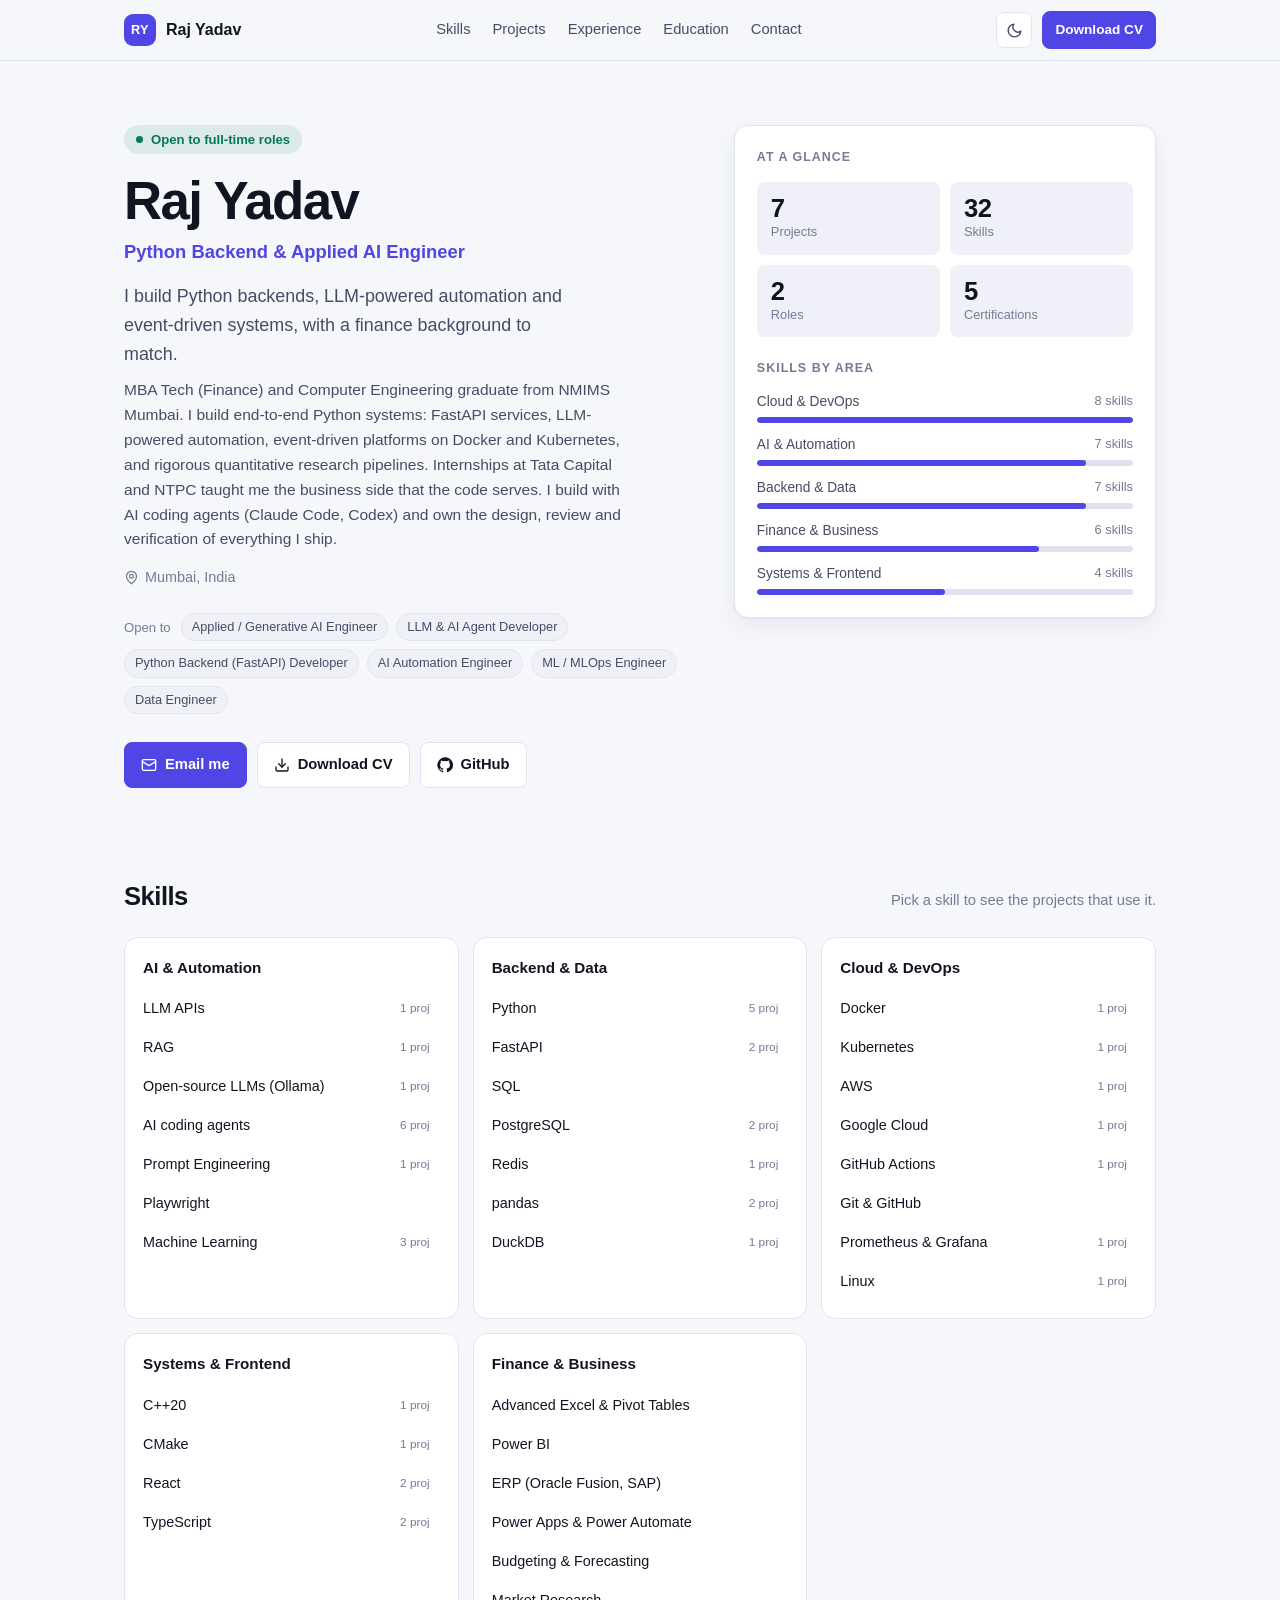
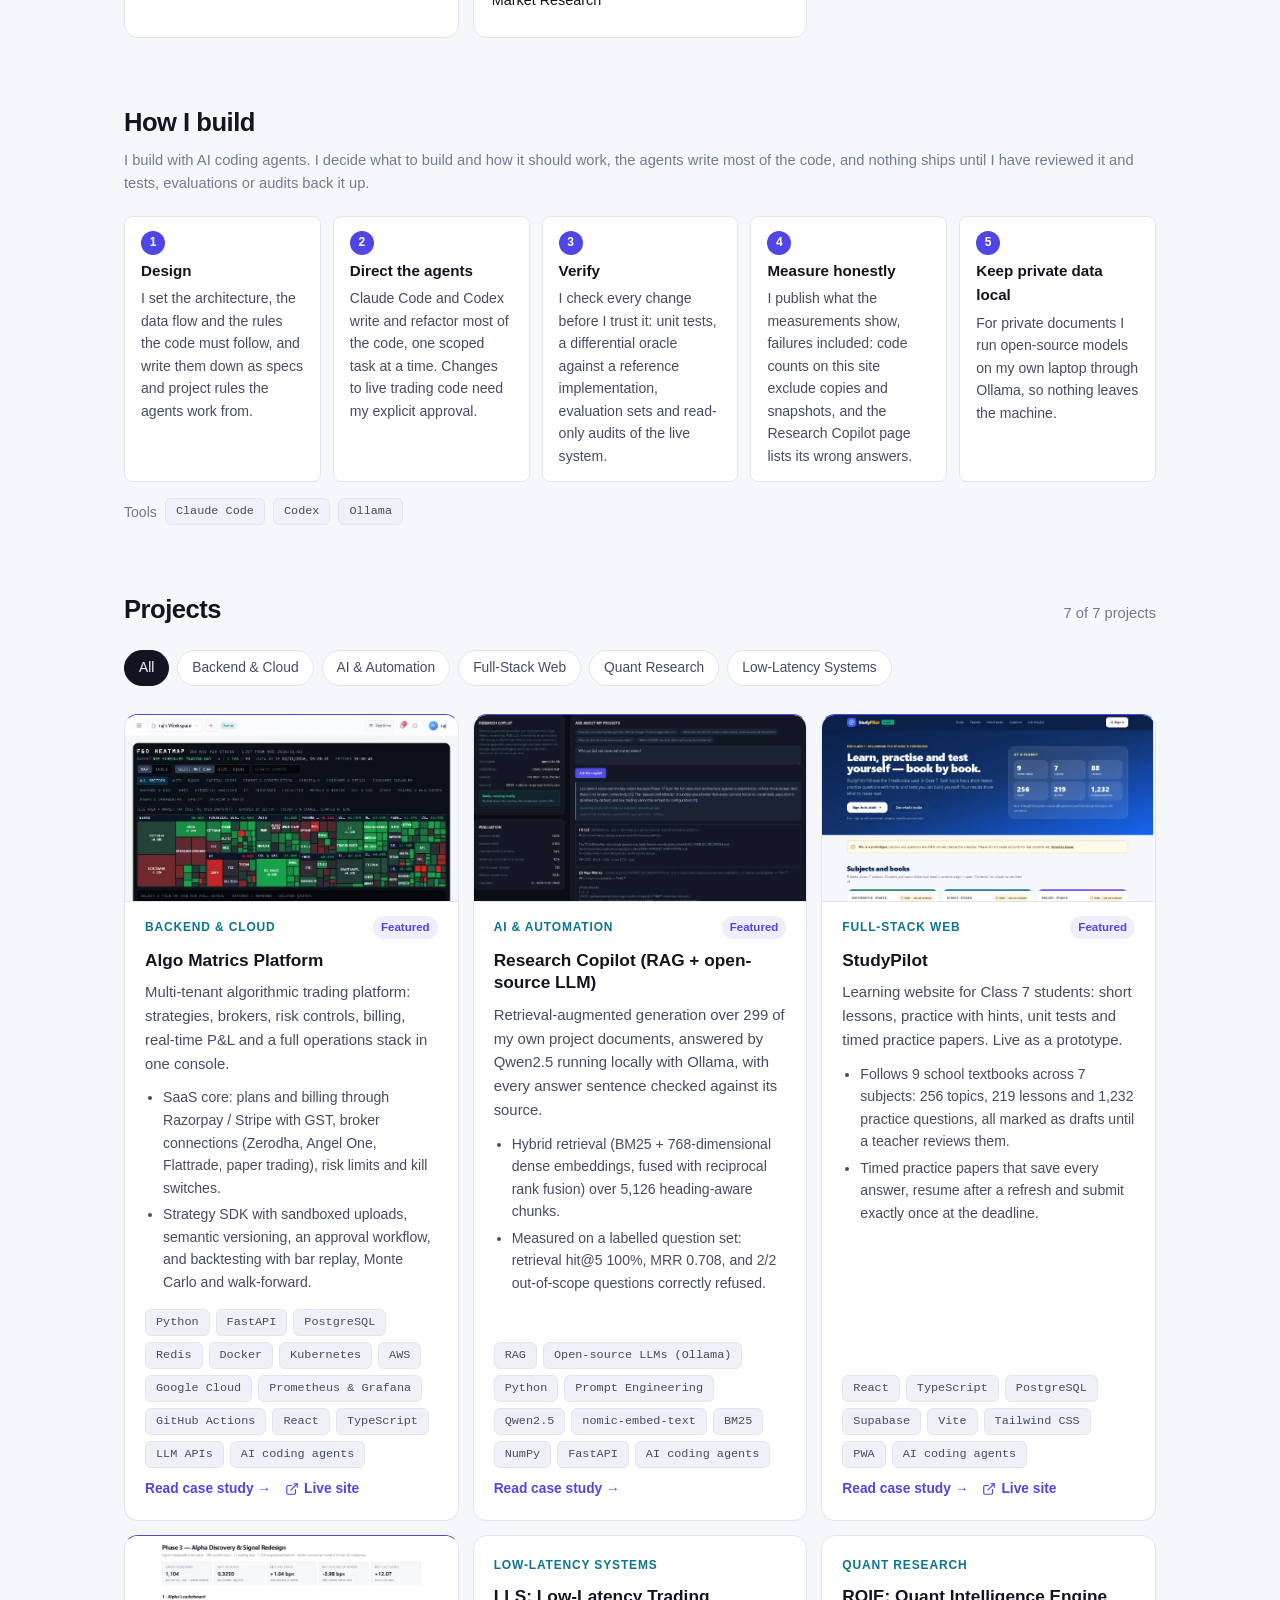
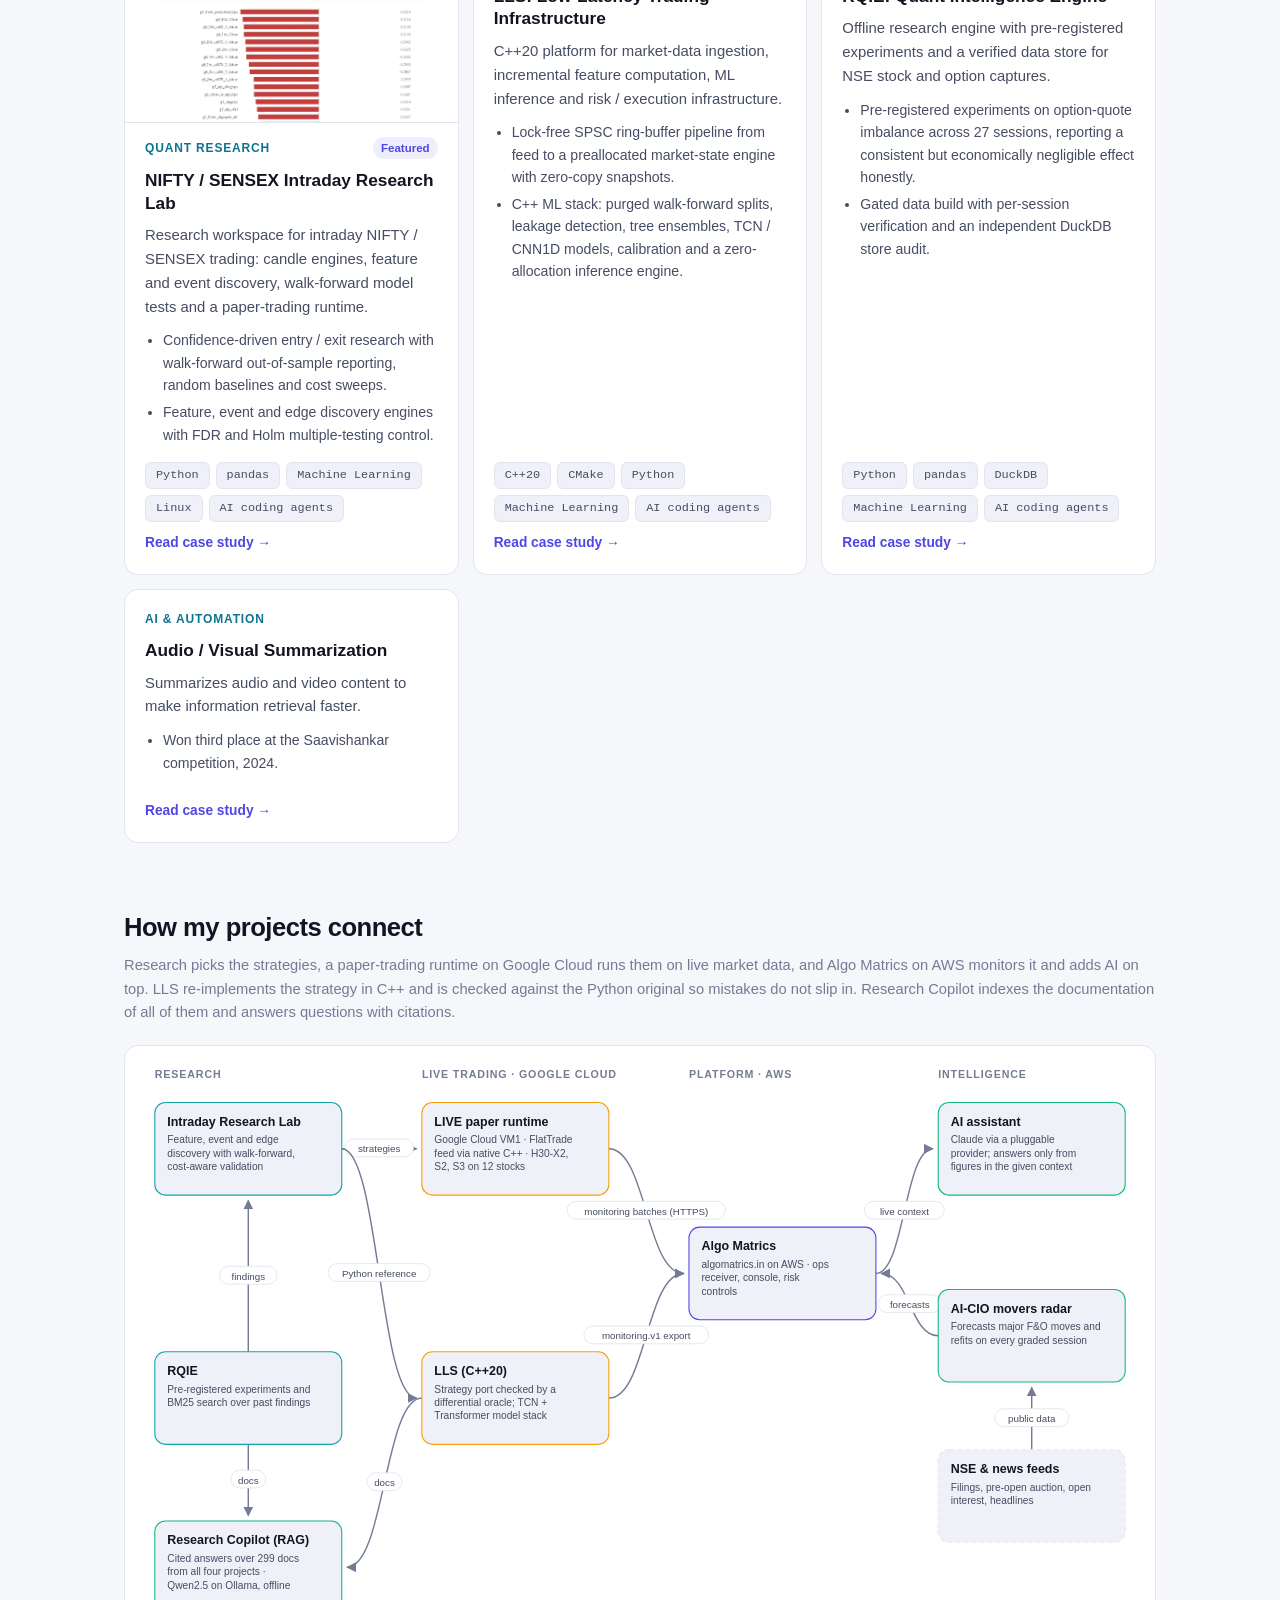
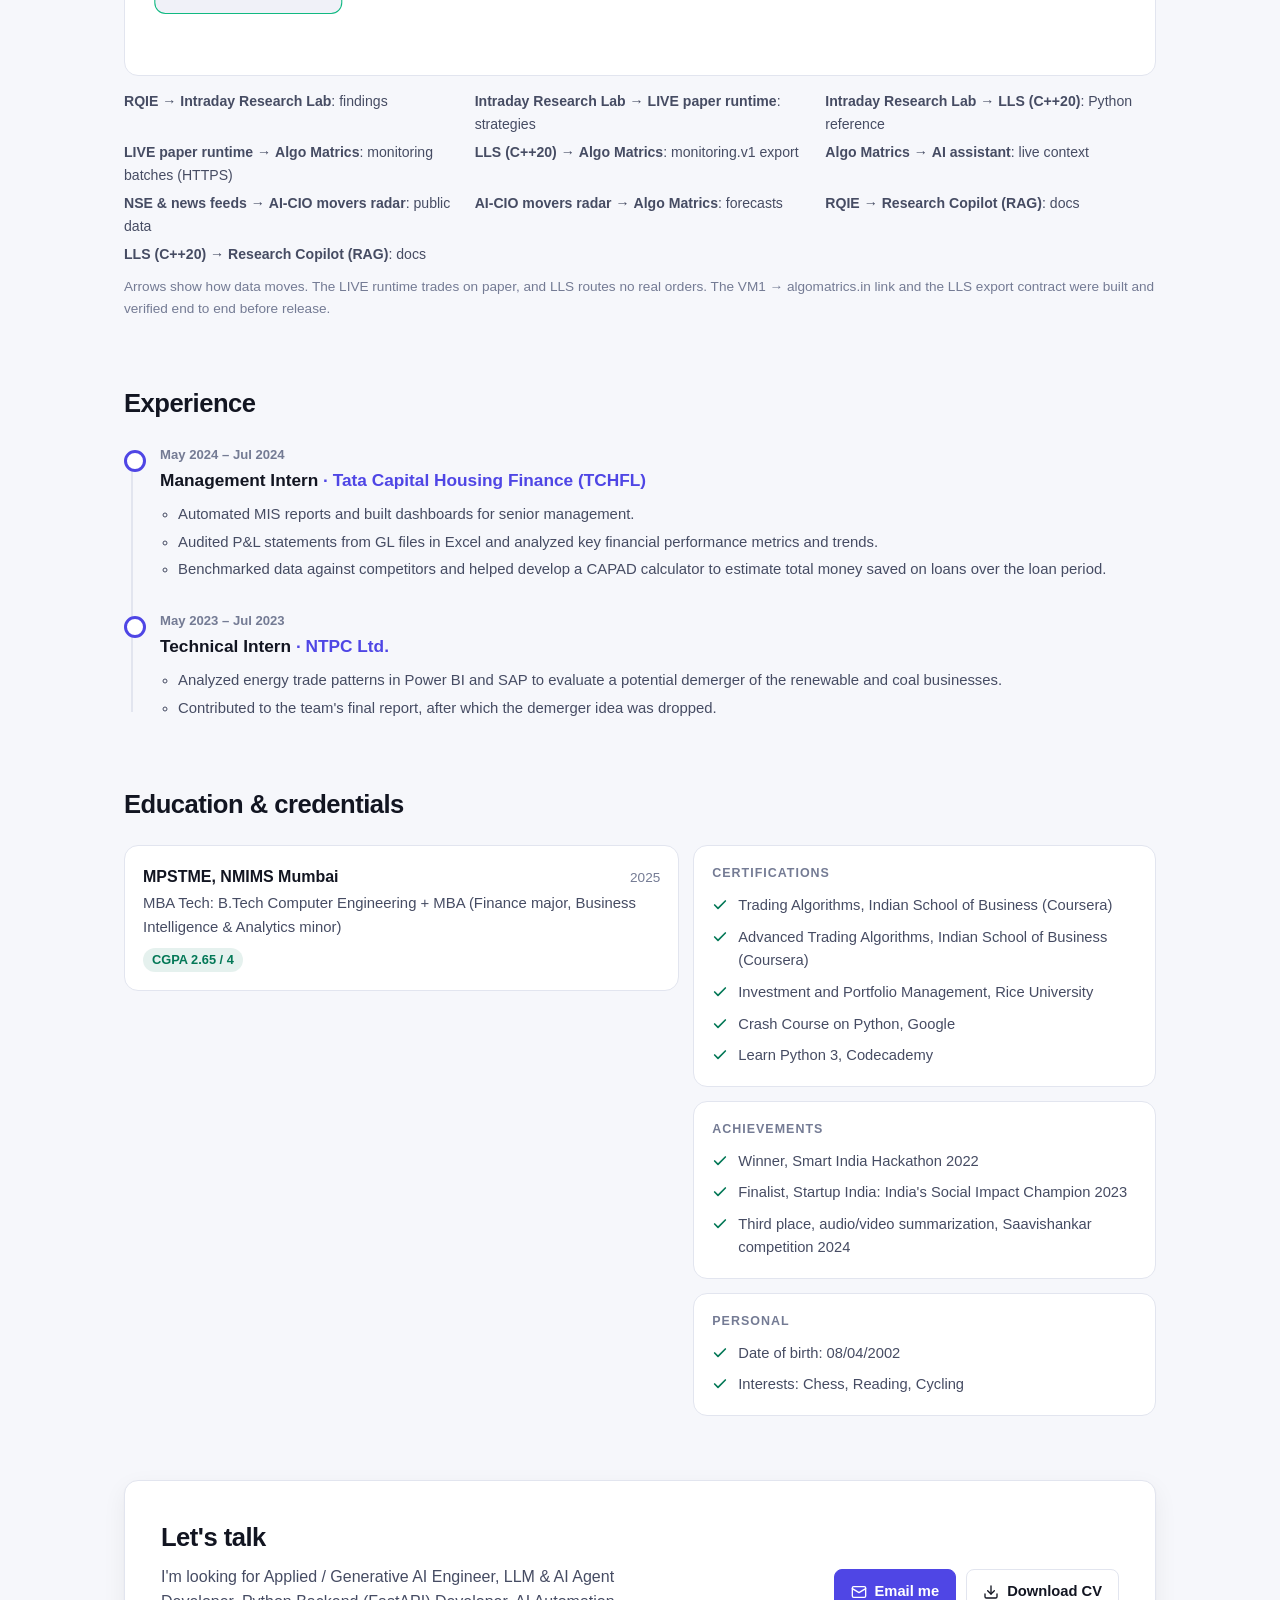
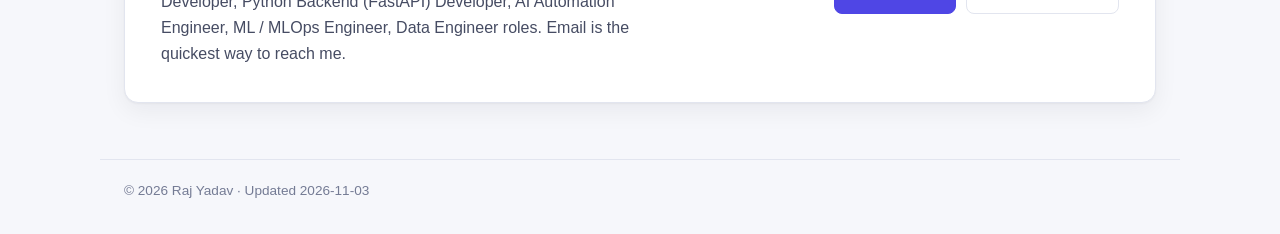
<file: portfolio/index.html>
<!DOCTYPE html>
<html lang="en">
<head>
  <meta charset="UTF-8">
  <meta name="viewport" content="width=device-width, initial-scale=1.0">
  <title>Raj Yadav | Python Backend &amp; Applied AI Engineer</title>
  <meta name="description" content="I build Python backends, LLM-powered automation and event-driven systems, with a finance background to match.">
  <meta property="og:type" content="website">
  <meta property="og:title" content="Raj Yadav | Python Backend &amp; Applied AI Engineer">
  <meta property="og:description" content="I build Python backends, LLM-powered automation and event-driven systems, with a finance background to match.">
  <link rel="stylesheet" href="style.css">
  <script>
    // Apply the saved theme before first paint to avoid a flash
    try {
      var savedTheme = localStorage.getItem('portfolio-theme');
      if (savedTheme === 'light' || savedTheme === 'dark') document.documentElement.setAttribute('data-theme', savedTheme);
    } catch (e) {}
  </script>
</head>
<body>
  <a class="skip-link" href="#main">Skip to content</a>

  <header class="site-nav">
    <div class="wrap nav-inner">
      <a class="nav-brand" href="#top">
        <span class="nav-mark" id="nav-mark" aria-hidden="true"></span>
        <span id="nav-name"></span>
      </a>
      <nav class="nav-links" aria-label="Sections">
        <a href="#skills">Skills</a>
        <a href="#projects">Projects</a>
        <a href="#experience">Experience</a>
        <a href="#education">Education</a>
        <a href="#contact">Contact</a>
      </nav>
      <div class="nav-actions">
        <button class="icon-btn" id="theme-toggle" type="button" aria-label="Switch between light and dark mode"></button>
        <a class="btn btn-primary btn-small" href="resume.pdf" download>Download CV</a>
      </div>
    </div>
  </header>

  <main id="main">
    <section class="hero wrap" id="top">
      <div class="hero-main" id="hero-main"></div>
      <aside class="hero-card" id="hero-card" aria-label="At a glance"></aside>
    </section>

    <section class="section wrap" id="skills">
      <div class="section-head">
        <h2>Skills</h2>
        <p>Pick a skill to see the projects that use it.</p>
      </div>
      <div class="skills-grid" id="skills-grid"></div>
    </section>

    <section class="section wrap" id="how-i-build" hidden>
      <div class="section-head">
        <h2 id="build-title">How I build</h2>
        <p id="build-intro"></p>
      </div>
      <ol class="diagram diagram-flow" id="build-steps"></ol>
      <div class="build-tools" id="build-tools"></div>
    </section>

    <section class="section wrap" id="projects">
      <div class="section-head">
        <h2>Projects</h2>
        <p id="projects-caption"></p>
      </div>
      <div class="filter-bar" id="project-filters" role="toolbar" aria-label="Filter projects by category"></div>
      <div class="active-skill" id="active-skill" hidden></div>
      <div class="projects-grid" id="projects-grid"></div>
    </section>

    <section class="section wrap" id="system" hidden>
      <div class="section-head">
        <h2 id="system-title">How my projects connect</h2>
        <p id="system-intro"></p>
      </div>
      <div class="system-map" id="system-map"></div>
      <ul class="system-edges" id="system-edges"></ul>
      <p class="system-note" id="system-note"></p>
    </section>

    <section class="section wrap" id="experience">
      <div class="section-head">
        <h2>Experience</h2>
      </div>
      <ol class="timeline" id="timeline"></ol>
    </section>

    <section class="section wrap" id="education">
      <div class="section-head">
        <h2>Education & credentials</h2>
      </div>
      <div class="edu-grid">
        <div class="edu-list" id="edu-list"></div>
        <div class="creds" id="creds"></div>
      </div>
    </section>

    <section class="section wrap" id="contact">
      <div class="contact-card" id="contact-card"></div>
    </section>
  </main>

  <footer class="site-footer wrap" id="site-footer"></footer>

  <noscript><p class="wrap">This page needs JavaScript to render the CV. You can also <a href="resume.pdf">download the PDF</a>.</p></noscript>
  <script src="app.js"></script>
</body>
</html>
</file>
<file: portfolio/style.css>
/* Portfolio / Visual CV - rendered from cv.json by app.js */
:root {
  --bg: #f6f7fb;
  --surface: #ffffff;
  --surface-2: #f0f1f8;
  --border: #e2e5ef;
  --text: #121521;
  --text-2: #464c63;
  --muted: #747b94;
  --accent: #4f46e5;
  --accent-strong: #4338ca;
  --accent-soft: rgba(79, 70, 229, 0.09);
  --on-accent: #ffffff;
  --accent-2: #0e7490;
  --good: #047857;
  --good-soft: rgba(4, 120, 87, 0.1);
  --meter-off: #dfe2ee;
  --shadow: 0 1px 2px rgba(18, 21, 33, 0.04), 0 8px 24px rgba(18, 21, 33, 0.06);

  --font-sans: "Inter", -apple-system, BlinkMacSystemFont, "Segoe UI", Roboto, "Helvetica Neue", Arial, sans-serif;
  --font-mono: "JetBrains Mono", "Fira Code", Consolas, Menlo, monospace;
  --radius: 14px;
  --radius-sm: 8px;
}

@media (prefers-color-scheme: dark) {
  :root:not([data-theme="light"]) {
    --bg: #0b0d14;
    --surface: #131722;
    --surface-2: #1a1f2d;
    --border: #262c3d;
    --text: #eef0f7;
    --text-2: #aab1c6;
    --muted: #767d95;
    --accent: #8b93ff;
    --accent-strong: #a5abff;
    --accent-soft: rgba(139, 147, 255, 0.13);
    --on-accent: #0b0d14;
    --accent-2: #22d3ee;
    --good: #34d399;
    --good-soft: rgba(52, 211, 153, 0.12);
    --meter-off: #2a3044;
    --shadow: 0 1px 2px rgba(0, 0, 0, 0.3), 0 10px 30px rgba(0, 0, 0, 0.25);
  }
}

:root[data-theme="dark"] {
  --bg: #0b0d14;
  --surface: #131722;
  --surface-2: #1a1f2d;
  --border: #262c3d;
  --text: #eef0f7;
  --text-2: #aab1c6;
  --muted: #767d95;
  --accent: #8b93ff;
  --accent-strong: #a5abff;
  --accent-soft: rgba(139, 147, 255, 0.13);
  --on-accent: #0b0d14;
  --accent-2: #22d3ee;
  --good: #34d399;
  --good-soft: rgba(52, 211, 153, 0.12);
  --meter-off: #2a3044;
  --shadow: 0 1px 2px rgba(0, 0, 0, 0.3), 0 10px 30px rgba(0, 0, 0, 0.25);
}

* { box-sizing: border-box; margin: 0; padding: 0; }

html { scroll-behavior: smooth; scroll-padding-top: 76px; }

body {
  background: var(--bg);
  color: var(--text);
  font-family: var(--font-sans);
  font-size: 16px;
  line-height: 1.6;
  -webkit-font-smoothing: antialiased;
  overflow-x: hidden;
}

a { color: var(--accent); text-decoration: none; }
a:hover { text-decoration: underline; }

.wrap { max-width: 1080px; margin: 0 auto; padding: 0 24px; }

.skip-link {
  position: absolute; left: -999px; top: 8px;
  background: var(--accent); color: var(--on-accent); padding: 8px 12px; border-radius: var(--radius-sm); z-index: 100;
}
.skip-link:focus { left: 8px; }

:focus-visible { outline: 2px solid var(--accent); outline-offset: 2px; }

/* ------------------------------------------------------------- Nav */
.site-nav {
  position: sticky; top: 0; z-index: 50;
  background: color-mix(in srgb, var(--bg) 85%, transparent);
  backdrop-filter: blur(10px);
  border-bottom: 1px solid var(--border);
}
.nav-inner { display: flex; align-items: center; justify-content: space-between; gap: 16px; height: 60px; }
.nav-brand { display: flex; align-items: center; gap: 10px; font-weight: 700; color: var(--text); }
.nav-brand:hover { text-decoration: none; }
.nav-mark {
  width: 32px; height: 32px; border-radius: 9px;
  display: grid; place-items: center;
  background: var(--accent); color: var(--on-accent); font-size: 0.8rem; font-weight: 800; letter-spacing: 0.02em;
}
.nav-links { display: flex; gap: 22px; }
.nav-links a { color: var(--text-2); font-size: 0.92rem; font-weight: 500; }
.nav-links a:hover { color: var(--text); text-decoration: none; }
.nav-actions { display: flex; align-items: center; gap: 10px; }

.icon-btn {
  width: 36px; height: 36px; border-radius: var(--radius-sm);
  border: 1px solid var(--border); background: var(--surface); color: var(--text-2);
  display: grid; place-items: center; cursor: pointer;
}
.icon-btn:hover { color: var(--text); border-color: var(--muted); }

/* ------------------------------------------------------------- Buttons & chips */
.btn {
  display: inline-flex; align-items: center; gap: 8px;
  padding: 10px 16px; border-radius: var(--radius-sm);
  font: inherit; font-size: 0.92rem; font-weight: 600;
  border: 1px solid var(--border); background: var(--surface); color: var(--text);
  cursor: pointer; transition: border-color 0.15s, background 0.15s, transform 0.15s;
}
.btn:hover { text-decoration: none; border-color: var(--muted); }
.btn-primary { background: var(--accent); border-color: var(--accent); color: var(--on-accent); }
.btn-primary:hover { background: var(--accent-strong); border-color: var(--accent-strong); }
.btn-small { padding: 7px 12px; font-size: 0.85rem; }
.btn svg { width: 16px; height: 16px; flex-shrink: 0; }

.chip {
  display: inline-flex; align-items: center;
  padding: 3px 10px; border-radius: 999px;
  font-size: 0.8rem; font-weight: 500;
  background: var(--surface-2); color: var(--text-2); border: 1px solid var(--border);
}
.chip.tech { font-family: var(--font-mono); font-size: 0.74rem; border-radius: 6px; }
.chip.match { background: var(--accent-soft); color: var(--accent); border-color: var(--accent); }

/* ------------------------------------------------------------- Hero */
.hero {
  display: grid; grid-template-columns: minmax(0, 1.35fr) minmax(0, 1fr);
  gap: 40px; align-items: start; padding-top: 64px; padding-bottom: 32px;
}
.availability {
  display: inline-flex; align-items: center; gap: 8px;
  padding: 4px 12px; border-radius: 999px;
  background: var(--good-soft); color: var(--good); font-size: 0.82rem; font-weight: 600;
}
.availability::before { content: ""; width: 7px; height: 7px; border-radius: 50%; background: currentColor; }
.hero h1 { font-size: clamp(2.2rem, 5vw, 3.3rem); line-height: 1.08; letter-spacing: -0.03em; margin: 18px 0 8px; }
.hero-title { font-size: 1.15rem; font-weight: 600; color: var(--accent); }
.hero-tagline { font-size: 1.12rem; color: var(--text-2); margin-top: 16px; max-width: 46ch; }
.hero-summary { color: var(--text-2); margin-top: 10px; max-width: 58ch; font-size: 0.97rem; }
.hero-meta { display: flex; flex-wrap: wrap; align-items: center; gap: 8px; margin-top: 20px; }
.hero-meta .label { font-size: 0.82rem; color: var(--muted); margin-right: 2px; }
.hero-location { display: inline-flex; align-items: center; gap: 6px; color: var(--muted); font-size: 0.9rem; margin-top: 14px; }
.hero-location svg { width: 15px; height: 15px; }
.hero-actions { display: flex; flex-wrap: wrap; gap: 10px; margin-top: 28px; }

.hero-card {
  background: var(--surface); border: 1px solid var(--border); border-radius: var(--radius);
  padding: 22px; box-shadow: var(--shadow);
}
.hero-card h2 { font-size: 0.78rem; text-transform: uppercase; letter-spacing: 0.08em; color: var(--muted); font-weight: 700; }
.stat-grid { display: grid; grid-template-columns: repeat(2, minmax(0, 1fr)); gap: 10px; margin: 14px 0 22px; }
.stat {
  background: var(--surface-2); border-radius: var(--radius-sm); padding: 12px 14px;
}
.stat-value { font-size: 1.6rem; font-weight: 800; letter-spacing: -0.02em; line-height: 1.1; font-variant-numeric: tabular-nums; }
.stat-label { font-size: 0.8rem; color: var(--muted); }
.strength-list { list-style: none; display: flex; flex-direction: column; gap: 11px; margin-top: 12px; }
.strength-row { display: grid; grid-template-columns: minmax(0, 1fr) auto; gap: 4px 10px; font-size: 0.86rem; }
.strength-row .name { color: var(--text-2); overflow: hidden; text-overflow: ellipsis; white-space: nowrap; }
.strength-row .value { color: var(--muted); font-variant-numeric: tabular-nums; font-size: 0.8rem; }
.strength-bar { grid-column: 1 / -1; height: 6px; border-radius: 3px; background: var(--meter-off); overflow: hidden; }
.strength-bar span { display: block; height: 100%; border-radius: 3px; background: var(--accent); }

/* ------------------------------------------------------------- Sections */
.section { padding-top: 56px; padding-bottom: 8px; }
.section-head { display: flex; align-items: baseline; justify-content: space-between; flex-wrap: wrap; gap: 6px 16px; margin-bottom: 20px; }
.section-head h2 { font-size: 1.6rem; letter-spacing: -0.02em; }
.section-head p { color: var(--muted); font-size: 0.92rem; }

/* ------------------------------------------------------------- Skills */
.skills-grid { display: grid; grid-template-columns: repeat(auto-fill, minmax(290px, 1fr)); gap: 14px; }
.skill-group {
  background: var(--surface); border: 1px solid var(--border); border-radius: var(--radius); padding: 18px;
}
.skill-group h3 { font-size: 0.95rem; margin-bottom: 10px; }
.skill-list { list-style: none; display: flex; flex-direction: column; gap: 2px; }
.skill-btn {
  display: grid; grid-template-columns: minmax(0, 1fr) auto auto; align-items: center; gap: 10px;
  padding: 7px 8px; margin: 0 -8px; width: calc(100% + 16px);
  background: transparent; border: none; border-radius: var(--radius-sm);
  font: inherit; font-size: 0.9rem; color: var(--text); text-align: left; cursor: pointer;
}
.skill-btn:hover { background: var(--surface-2); }
.skill-btn[aria-pressed="true"] { background: var(--accent-soft); color: var(--accent); }
.skill-name { overflow: hidden; text-overflow: ellipsis; white-space: nowrap; }
.skill-uses { font-size: 0.74rem; color: var(--muted); font-variant-numeric: tabular-nums; }
.meter { display: inline-flex; gap: 3px; }
.meter i { width: 14px; height: 6px; border-radius: 2px; background: var(--meter-off); }
.meter i.on { background: var(--accent); }

/* ------------------------------------------------------------- Projects */
.filter-bar { display: flex; flex-wrap: wrap; gap: 8px; margin-bottom: 14px; }
.filter-btn {
  padding: 6px 14px; border-radius: 999px; cursor: pointer;
  font: inherit; font-size: 0.86rem; font-weight: 500;
  background: var(--surface); color: var(--text-2); border: 1px solid var(--border);
}
.filter-btn:hover { color: var(--text); border-color: var(--muted); }
.filter-btn[aria-pressed="true"] { background: var(--text); color: var(--bg); border-color: var(--text); }
.active-skill {
  display: flex; align-items: center; gap: 10px; flex-wrap: wrap;
  font-size: 0.9rem; color: var(--text-2); margin-bottom: 14px;
}
.active-skill .clear-btn {
  border: none; background: none; color: var(--accent); font: inherit; font-size: 0.86rem; font-weight: 600; cursor: pointer;
}
.projects-grid { display: grid; grid-template-columns: repeat(auto-fill, minmax(300px, 1fr)); gap: 14px; }
.project-card {
  display: flex; flex-direction: column; gap: 10px;
  background: var(--surface); border: 1px solid var(--border); border-radius: var(--radius); padding: 20px;
  transition: border-color 0.15s, transform 0.15s, box-shadow 0.15s;
}
.project-card:hover { border-color: var(--muted); box-shadow: var(--shadow); }
.project-card.featured { border-top: 3px solid var(--accent); }
.project-top { display: flex; justify-content: space-between; align-items: center; gap: 8px; }
.project-category { font-size: 0.75rem; font-weight: 700; text-transform: uppercase; letter-spacing: 0.07em; color: var(--accent-2); }
.badge-featured { font-size: 0.72rem; font-weight: 600; color: var(--accent); background: var(--accent-soft); padding: 2px 8px; border-radius: 999px; }
.project-card h3 { font-size: 1.08rem; line-height: 1.3; }
.project-summary { color: var(--text-2); font-size: 0.93rem; }
.project-highlights { padding-left: 18px; color: var(--text-2); font-size: 0.88rem; display: flex; flex-direction: column; gap: 4px; }
.project-tech { display: flex; flex-wrap: wrap; gap: 6px; margin-top: auto; padding-top: 6px; }
.project-links { display: flex; gap: 14px; font-size: 0.86rem; font-weight: 600; }
.project-links a { display: inline-flex; align-items: center; gap: 5px; }
.project-links svg { width: 14px; height: 14px; }
.project-cover {
  display: block; margin: -20px -20px 4px; aspect-ratio: 16 / 9; overflow: hidden;
  border-radius: calc(var(--radius) - 1px) calc(var(--radius) - 1px) 0 0;
  border-bottom: 1px solid var(--border); background: var(--surface-2);
}
.project-card.featured.has-cover { border-top-width: 1px; }
.project-cover img { width: 100%; height: 100%; object-fit: cover; object-position: top; display: block; transition: transform 0.3s; }
.project-card:hover .project-cover img { transform: scale(1.02); }
.project-title-link { color: var(--text); }
.project-title-link:hover { color: var(--accent); text-decoration: none; }

/* ------------------------------------------------------------- Case-study page */
.case { padding-top: 28px; padding-bottom: 56px; }
.back-link { display: inline-block; font-size: 0.9rem; font-weight: 600; margin-bottom: 24px; }
.case-head { max-width: 760px; }
.case-head .project-top { justify-content: flex-start; gap: 10px; }
.case-head h1 { font-size: clamp(1.9rem, 4.5vw, 2.8rem); line-height: 1.12; letter-spacing: -0.03em; margin: 10px 0; }
.case-summary { font-size: 1.1rem; color: var(--text-2); }
.case-links { display: flex; flex-wrap: wrap; align-items: center; gap: 10px; margin-top: 20px; }
.case-links .btn svg { width: 16px; height: 16px; }
.code-note { display: inline-flex; align-items: center; gap: 6px; font-size: 0.86rem; color: var(--muted); }
.code-note svg { width: 15px; height: 15px; flex-shrink: 0; }
.case-section { margin-top: 44px; }
.case-section h2 { font-size: 1.3rem; letter-spacing: -0.01em; margin-bottom: 14px; }
.case-section > p { color: var(--text-2); max-width: 70ch; margin-bottom: 12px; }
.case-list { padding-left: 20px; display: flex; flex-direction: column; gap: 8px; color: var(--text-2); max-width: 70ch; }
.case-columns { display: grid; grid-template-columns: repeat(auto-fit, minmax(300px, 1fr)); gap: 32px; }

.gallery { display: grid; grid-template-columns: repeat(auto-fill, minmax(320px, 1fr)); gap: 18px; }
.gallery figure { display: flex; flex-direction: column; gap: 8px; }
.shot {
  display: block; padding: 0; border: 1px solid var(--border); border-radius: var(--radius-sm);
  overflow: hidden; background: var(--surface-2); cursor: zoom-in; aspect-ratio: 16 / 10;
}
.shot img { width: 100%; height: 100%; object-fit: cover; object-position: top; display: block; transition: transform 0.3s; }
.shot:hover img { transform: scale(1.02); }
.gallery figcaption { font-size: 0.86rem; color: var(--muted); }

.diagram { list-style: none; display: grid; gap: 12px; }
.diagram-node {
  position: relative; display: flex; flex-direction: column; gap: 4px;
  background: var(--surface); border: 1px solid var(--border); border-radius: var(--radius-sm); padding: 14px 16px;
}
.diagram-node strong { font-size: 0.95rem; }
.diagram-node span:last-child { font-size: 0.88rem; color: var(--text-2); }
.diagram-flow { grid-template-columns: repeat(auto-fill, minmax(200px, 1fr)); }
.diagram-step {
  width: 24px; height: 24px; border-radius: 50%; display: grid; place-items: center;
  background: var(--accent); color: var(--on-accent); font-size: 0.75rem; font-weight: 700;
}
#how-i-build .diagram-flow { grid-template-columns: repeat(auto-fit, minmax(180px, 1fr)); }
.build-tools { display: flex; flex-wrap: wrap; align-items: center; gap: 8px; margin-top: 16px; color: var(--muted); font-size: 0.88rem; }
.diagram-stack { gap: 0; max-width: 760px; }
.diagram-stack .diagram-step { display: none; }
.diagram-stack .diagram-node { border-left: 3px solid var(--accent); }
.diagram-stack .diagram-node + .diagram-node { margin-top: 18px; }
.diagram-stack .diagram-node + .diagram-node::before {
  content: ""; position: absolute; left: 24px; top: -19px; width: 2px; height: 18px; background: var(--border);
}

.case-nav { display: grid; grid-template-columns: 1fr 1fr; gap: 14px; margin-top: 56px; }
.case-nav a {
  display: flex; flex-direction: column; gap: 2px; padding: 16px 18px; font-weight: 600; color: var(--text);
  background: var(--surface); border: 1px solid var(--border); border-radius: var(--radius-sm);
}
.case-nav a:hover { border-color: var(--muted); text-decoration: none; }
.case-nav a:last-child { text-align: right; }
.case-nav span { font-size: 0.78rem; font-weight: 500; color: var(--muted); text-transform: uppercase; letter-spacing: 0.06em; }

.lightbox {
  margin: auto; max-width: min(1200px, 94vw); max-height: 92vh; padding: 16px; border: 1px solid var(--border);
  border-radius: var(--radius); background: var(--surface); color: var(--text);
}
.lightbox::backdrop { background: rgba(5, 7, 12, 0.78); }
.lightbox img { display: block; max-width: 100%; max-height: calc(92vh - 110px); margin: 0 auto; border-radius: var(--radius-sm); }
.lightbox p { margin-top: 10px; font-size: 0.9rem; color: var(--text-2); }
.lightbox-close { position: absolute; top: 10px; right: 10px; }

/* ------------------------------------------------------------- System map */
.system-map {
  overflow-x: auto; background: var(--surface); border: 1px solid var(--border);
  border-radius: var(--radius); padding: 12px; -webkit-overflow-scrolling: touch;
}
.system-map svg { display: block; width: 100%; height: auto; }
.map-lane { font-size: 12px; font-weight: 700; letter-spacing: 0.08em; text-transform: uppercase; fill: var(--muted); }
.map-edge path { fill: none; stroke: var(--muted); stroke-width: 1.6; }
.map-edge rect { fill: var(--surface); stroke: var(--border); }
.map-edge text { font-size: 11px; fill: var(--text-2); }
#map-arrow path { fill: var(--muted); }
.map-node-box { fill: var(--surface-2); stroke: var(--border); stroke-width: 1.2; }
.map-node-box.research { stroke: #0ea5a4; }
.map-node-box.live { stroke: #f59e0b; }
.map-node-box.platform { stroke: var(--accent); }
.map-node-box.ai { stroke: #10b981; }
.map-node-box.external { stroke-dasharray: 5 4; }
.map-node-title { font-size: 14px; font-weight: 700; fill: var(--text); }
.map-node-sub { font-size: 11.5px; fill: var(--text-2); }
a.map-node:hover .map-node-box, a.map-node:focus-visible .map-node-box { stroke-width: 2.4; fill: var(--accent-soft); }
.system-edges {
  list-style: none; display: grid; grid-template-columns: repeat(auto-fill, minmax(300px, 1fr));
  gap: 6px 20px; margin-top: 14px; font-size: 0.88rem; color: var(--text-2);
}
.system-note { margin-top: 10px; font-size: 0.85rem; color: var(--muted); }

/* ------------------------------------------------------------- Proof of work */
.proof-stats { grid-template-columns: repeat(auto-fill, minmax(150px, 1fr)); margin: 0 0 18px; max-width: 760px; }
.lang-bar { display: flex; height: 10px; border-radius: 5px; overflow: hidden; max-width: 760px; background: var(--meter-off); }
.lang-0 { background: #6366f1; }
.lang-1 { background: #0ea5a4; }
.lang-2 { background: #f59e0b; }
.lang-3 { background: #10b981; }
.lang-4 { background: #94a3b8; }
.lang-legend { list-style: none; display: flex; flex-wrap: wrap; gap: 6px 16px; margin: 10px 0 20px; font-size: 0.85rem; color: var(--text-2); }
.lang-legend li { display: inline-flex; align-items: center; gap: 6px; }
.lang-legend i { width: 10px; height: 10px; border-radius: 3px; display: inline-block; }
.lang-legend span { color: var(--muted); font-variant-numeric: tabular-nums; }
.commit-chart { display: flex; align-items: flex-end; gap: 6px; height: 120px; max-width: 760px; padding-bottom: 20px; }
.commit-col { flex: 1; height: 100%; display: flex; flex-direction: column; justify-content: flex-end; align-items: center; position: relative; }
.commit-col span { width: 100%; max-width: 36px; background: var(--accent); border-radius: 4px 4px 0 0; }
.commit-col em { position: absolute; bottom: -20px; font-style: normal; font-size: 0.72rem; color: var(--muted); }
.proof-caption { font-size: 0.82rem; color: var(--muted); margin-top: 8px; }
.proof-evidence { margin-top: 16px; }
.empty-state { color: var(--muted); padding: 24px; text-align: center; border: 1px dashed var(--border); border-radius: var(--radius); }

/* ------------------------------------------------------------- Experience timeline */
.timeline { list-style: none; position: relative; }
.timeline::before { content: ""; position: absolute; left: 7px; top: 8px; bottom: 8px; width: 2px; background: var(--border); }
.timeline-item { position: relative; padding-left: 36px; padding-bottom: 28px; }
.timeline-item:last-child { padding-bottom: 0; }
.timeline-item::before {
  content: ""; position: absolute; left: 0; top: 6px; width: 16px; height: 16px; border-radius: 50%;
  background: var(--surface); border: 3px solid var(--accent);
}
.timeline-period { font-size: 0.82rem; font-weight: 600; color: var(--muted); font-variant-numeric: tabular-nums; }
.timeline-role { font-size: 1.08rem; font-weight: 700; margin-top: 2px; }
.timeline-company { color: var(--accent); font-weight: 600; }
.timeline-location { color: var(--muted); font-size: 0.88rem; }
.timeline-highlights { margin-top: 8px; padding-left: 18px; color: var(--text-2); font-size: 0.93rem; display: flex; flex-direction: column; gap: 4px; }

/* ------------------------------------------------------------- Education & credentials */
.edu-grid { display: grid; grid-template-columns: minmax(0, 1.2fr) minmax(0, 1fr); gap: 14px; }
.edu-list { display: flex; flex-direction: column; gap: 14px; }
.edu-card, .creds-card {
  background: var(--surface); border: 1px solid var(--border); border-radius: var(--radius); padding: 18px;
}
.edu-top { display: flex; justify-content: space-between; gap: 12px; align-items: baseline; flex-wrap: wrap; }
.edu-card h3 { font-size: 1rem; }
.edu-year { color: var(--muted); font-size: 0.85rem; font-variant-numeric: tabular-nums; }
.edu-degree { color: var(--text-2); font-size: 0.93rem; margin-top: 2px; }
.edu-score { display: inline-block; margin-top: 8px; font-size: 0.8rem; font-weight: 600; color: var(--good); background: var(--good-soft); padding: 2px 9px; border-radius: 999px; }
.edu-details { color: var(--muted); font-size: 0.86rem; margin-top: 8px; }
.creds { display: flex; flex-direction: column; gap: 14px; }
.creds-card h3 { font-size: 0.78rem; text-transform: uppercase; letter-spacing: 0.08em; color: var(--muted); margin-bottom: 10px; }
.creds-list { list-style: none; display: flex; flex-direction: column; gap: 8px; }
.creds-list li { display: grid; grid-template-columns: 18px minmax(0, 1fr); gap: 8px; font-size: 0.92rem; color: var(--text-2); }
.creds-list svg { width: 16px; height: 16px; color: var(--good); margin-top: 3px; }

/* ------------------------------------------------------------- Contact & footer */
#contact { padding-bottom: 56px; }
.contact-card {
  background: var(--surface); border: 1px solid var(--border); border-radius: var(--radius);
  padding: 36px; box-shadow: var(--shadow);
  display: grid; grid-template-columns: minmax(0, 1fr) auto; gap: 20px; align-items: center;
}
.contact-card h2 { font-size: 1.6rem; letter-spacing: -0.02em; }
.contact-card p { color: var(--text-2); margin-top: 6px; max-width: 56ch; }
.contact-actions { display: flex; flex-wrap: wrap; gap: 10px; }
.site-footer { border-top: 1px solid var(--border); padding-top: 20px; padding-bottom: 32px; color: var(--muted); font-size: 0.85rem; }

.load-error { margin: 80px auto; max-width: 560px; text-align: center; color: var(--text-2); }

/* ------------------------------------------------------------- Responsive */
@media (max-width: 880px) {
  .hero { grid-template-columns: 1fr; gap: 28px; padding-top: 40px; }
  .edu-grid { grid-template-columns: 1fr; }
  .contact-card { grid-template-columns: 1fr; padding: 24px; }
}

@media (max-width: 720px) {
  .nav-links { display: none; }
}

@media (max-width: 480px) {
  .wrap { padding: 0 16px; }
  .projects-grid, .skills-grid, .gallery { grid-template-columns: 1fr; }
  .case-nav { grid-template-columns: 1fr; }
  .case-nav a:last-child { text-align: left; }
  .nav-actions .btn-small { padding: 7px 10px; }
}

@media (prefers-reduced-motion: reduce) {
  html { scroll-behavior: auto; }
  * { transition: none !important; }
}

@media print {
  .site-nav, .filter-bar, .active-skill, .hero-actions, .contact-actions, #theme-toggle { display: none !important; }
  body { background: #fff; color: #000; }
}
</file>
